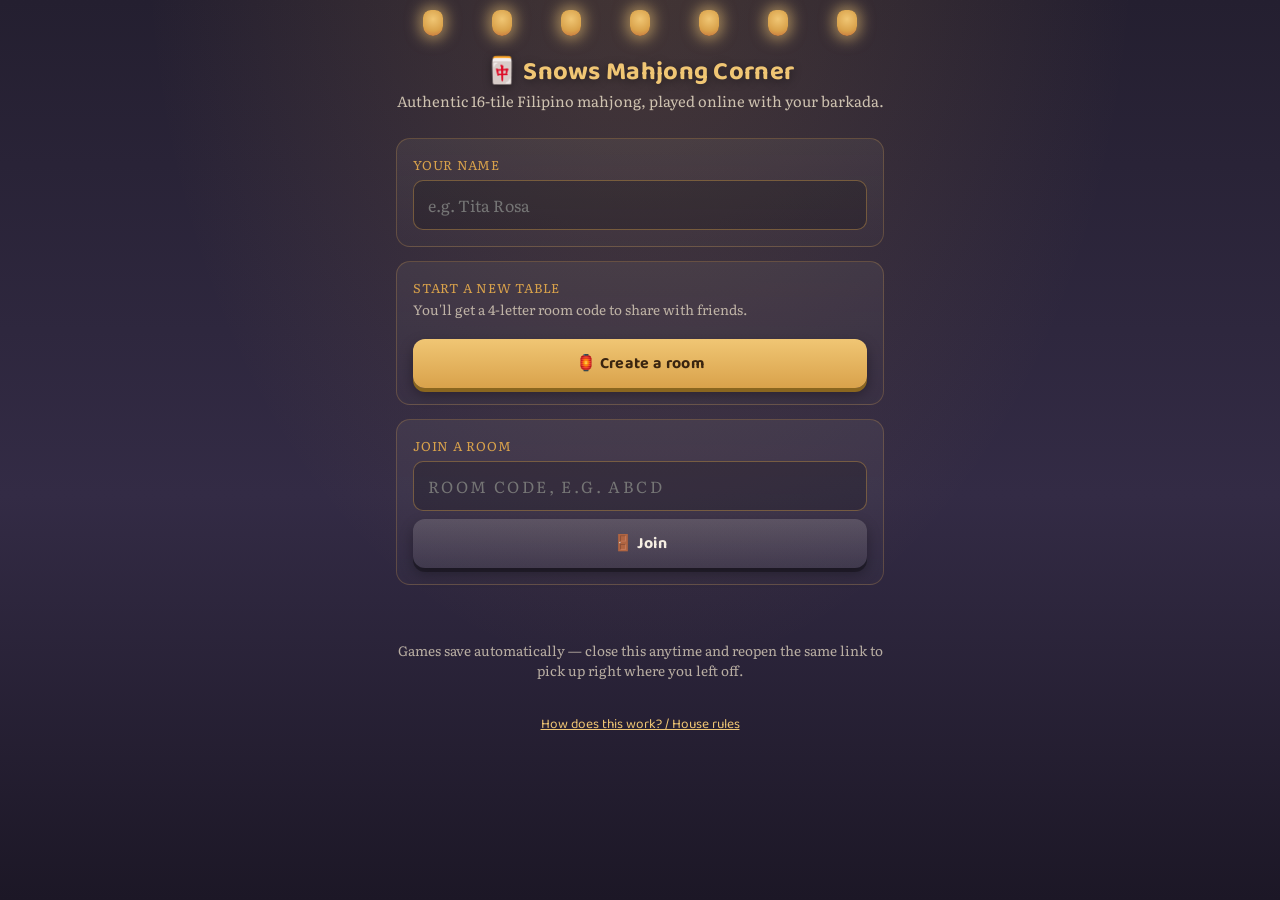
<file: index.html>
<!DOCTYPE html>
<html lang="en">
<head>
<meta charset="UTF-8">
<meta name="viewport" content="width=device-width, initial-scale=1.0, maximum-scale=1, user-scalable=no">
<title>Snows Mahjong Corner</title>
<link rel="preconnect" href="https://fonts.googleapis.com">
<link href="https://fonts.googleapis.com/css2?family=Baloo+2:wght@500;600;700;800&family=Literata:ital,wght@0,400;0,500;0,600;1,400&display=swap" rel="stylesheet">
<link rel="stylesheet" href="style.css">
</head>
<body>
<div id="app"></div>

<!-- Load order matters: each file uses globals defined by the ones before it. -->
<script src="mahjong-logic.js"></script>
<script src="storage.js"></script>
<script src="engine.js"></script>
<script src="render.js"></script>
<script src="app.js"></script>
</body>
</html>
</file>
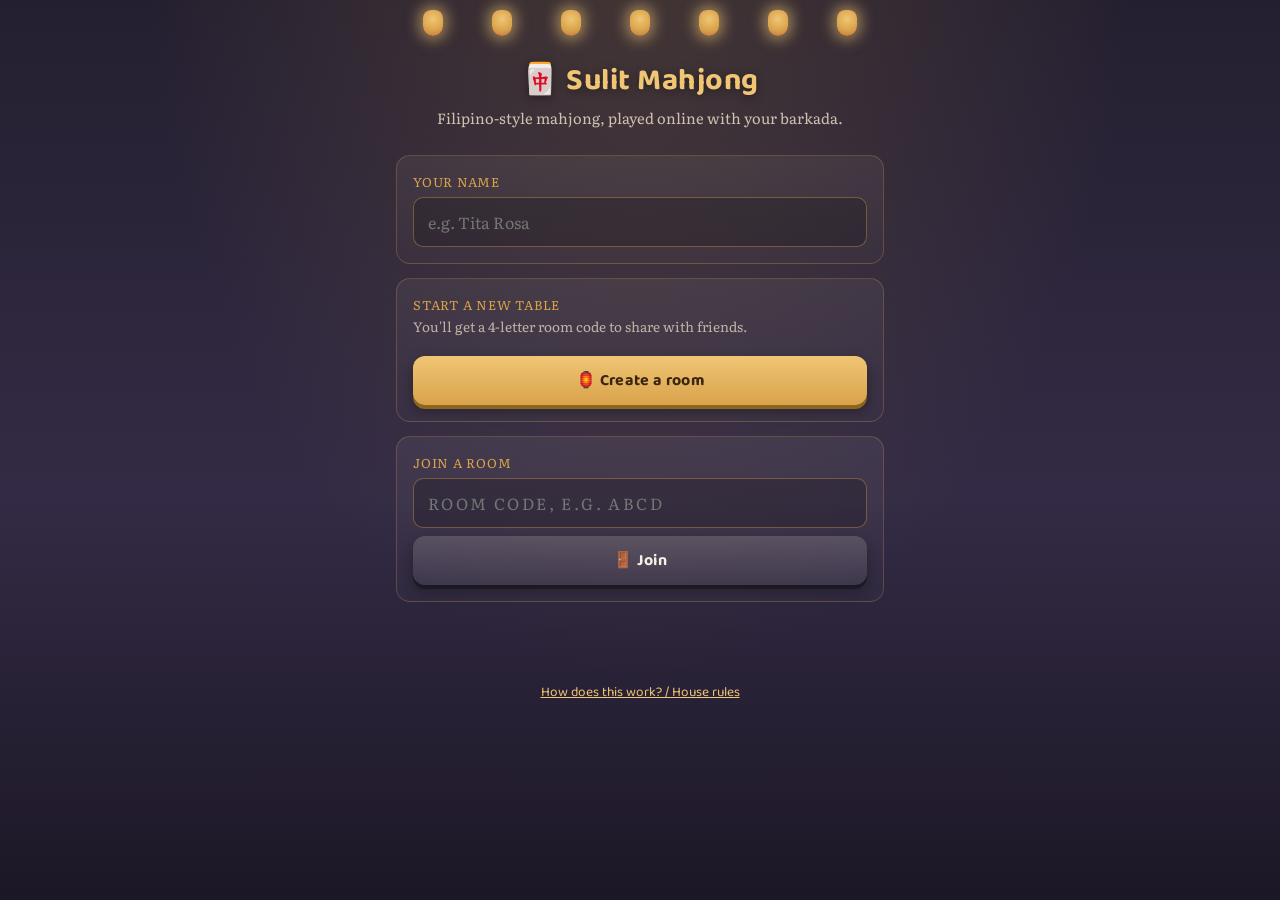
<file: sulit-mahjong.html>
<!DOCTYPE html>
<html lang="en">
<head>
<meta charset="UTF-8">
<meta name="viewport" content="width=device-width, initial-scale=1.0, maximum-scale=1, user-scalable=no">
<title>Sulit Mahjong</title>
<link rel="preconnect" href="https://fonts.googleapis.com">
<link href="https://fonts.googleapis.com/css2?family=Baloo+2:wght@500;600;700;800&family=Literata:ital,wght@0,400;0,500;0,600;1,400&display=swap" rel="stylesheet">
<style>
:root{
  --wood-deep:#5A3327;
  --wood-mid:#7A4A35;
  --wood-light:#9C6B47;
  --cream:#F6EFE3;
  --cream-dim:#E8DCC6;
  --ink:#2B2438;
  --night:#241F30;
  --night-2:#332B45;
  --gold:#D9A24B;
  --gold-bright:#F0C674;
  --jade:#5C7A5E;
  --jade-bright:#7FA37F;
  --ember:#B5482F;
  --ember-bright:#D8633F;
  --paper:#FBF6EC;
  --shadow:0 6px 18px rgba(20,14,8,0.45);
  --radius:14px;
  font-size:16px;
}
*{box-sizing:border-box;}
html,body{margin:0;padding:0;}
body{
  font-family:'Literata',serif;
  background:
    radial-gradient(ellipse at 50% -10%, rgba(217,162,75,0.18), transparent 55%),
    linear-gradient(180deg, var(--night) 0%, var(--night-2) 55%, #1c1726 100%);
  color:var(--cream);
  min-height:100vh;
  overflow-x:hidden;
}
h1,h2,h3,.display{font-family:'Baloo 2',cursive,sans-serif;}
button{font-family:'Baloo 2',cursive,sans-serif;cursor:pointer;border:none;}
#app{max-width:520px;margin:0 auto;min-height:100vh;display:flex;flex-direction:column;position:relative;}

/* ---------- lantern string ---------- */
.lanterns{display:flex;justify-content:space-around;padding:10px 18px 0;pointer-events:none;user-select:none;}
.lantern{width:20px;height:26px;border-radius:8px 8px 10px 10px;
  background:radial-gradient(circle at 50% 35%, var(--gold-bright), var(--gold) 60%, var(--ember) 130%);
  box-shadow:0 0 14px 4px rgba(240,198,116,0.55);
  animation:sway 3.4s ease-in-out infinite;
  transform-origin:top center;
}
.lantern:nth-child(odd){animation-delay:-1.2s;}
.lantern:nth-child(3n){animation-delay:-2s;}
@keyframes sway{0%,100%{transform:rotate(-4deg);}50%{transform:rotate(4deg);}}

/* ---------- generic layout ---------- */
.screen{flex:1;display:flex;flex-direction:column;padding:14px 16px 22px;animation:fadeIn .35s ease;}
@keyframes fadeIn{from{opacity:0;transform:translateY(6px);}to{opacity:1;transform:translateY(0);}}
.card{background:linear-gradient(180deg, rgba(251,246,236,0.06), rgba(251,246,236,0.02));
  border:1px solid rgba(217,162,75,0.25); border-radius:var(--radius); padding:16px; margin-bottom:14px;}
.title-row{display:flex;align-items:center;justify-content:space-between;margin-bottom:8px;}
h1.brand{font-size:1.9rem;margin:6px 0 2px;color:var(--gold-bright);text-shadow:0 2px 10px rgba(0,0,0,0.4);letter-spacing:.5px;}
.subtitle{color:var(--cream-dim);opacity:.85;font-size:.92rem;margin:0 0 18px;}
label{font-size:.8rem;text-transform:uppercase;letter-spacing:.06em;color:var(--gold);display:block;margin-bottom:6px;}
input[type=text]{
  width:100%;padding:12px 14px;border-radius:10px;border:1px solid rgba(217,162,75,0.4);
  background:rgba(0,0,0,0.18);color:var(--cream);font-family:'Literata',serif;font-size:1rem;
}
input[type=text]:focus{outline:2px solid var(--gold);}
.btn{
  display:inline-flex;align-items:center;justify-content:center;gap:6px;
  padding:12px 18px;border-radius:12px;font-weight:700;font-size:1rem;letter-spacing:.02em;
  background:linear-gradient(180deg, var(--gold-bright), var(--gold));color:#3a2510;
  box-shadow:0 4px 0 #8a661f, 0 6px 14px rgba(0,0,0,0.35);
  transition:transform .08s ease;
}
.btn:active{transform:translateY(3px);box-shadow:0 1px 0 #8a661f;}
.btn.secondary{background:linear-gradient(180deg, rgba(251,246,236,0.16), rgba(251,246,236,0.06));
  color:var(--cream);box-shadow:0 4px 0 rgba(0,0,0,0.3), 0 6px 14px rgba(0,0,0,0.3);}
.btn.ember{background:linear-gradient(180deg, var(--ember-bright), var(--ember));color:#2a0e06;
  box-shadow:0 4px 0 #6e2415,0 6px 14px rgba(0,0,0,0.35);}
.btn.jade{background:linear-gradient(180deg, var(--jade-bright), var(--jade));color:#10220f;
  box-shadow:0 4px 0 #2c3f2c,0 6px 14px rgba(0,0,0,0.35);}
.btn:disabled{opacity:.4;filter:grayscale(.4);box-shadow:none;transform:none;cursor:default;}
.btn-row{display:flex;gap:10px;flex-wrap:wrap;margin-top:10px;}
.pill{padding:4px 10px;border-radius:999px;background:rgba(217,162,75,0.18);border:1px solid rgba(217,162,75,.4);
  font-size:.75rem;color:var(--gold-bright);font-weight:600;}
.muted{color:var(--cream-dim);opacity:.75;font-size:.85rem;}
.center{text-align:center;}
.row{display:flex;align-items:center;gap:8px;}
.spacer{flex:1;}
.icon-btn{background:rgba(251,246,236,0.08);border:1px solid rgba(217,162,75,.3);border-radius:10px;
  color:var(--cream);width:38px;height:38px;display:flex;align-items:center;justify-content:center;font-size:1.1rem;}

/* ---------- seats / lobby ---------- */
.seat-grid{display:grid;grid-template-columns:1fr 1fr;gap:10px;margin:10px 0;}
.seat-card{border:1px solid rgba(217,162,75,.3);border-radius:12px;padding:10px;background:rgba(0,0,0,0.15);
  min-height:74px;display:flex;flex-direction:column;justify-content:center;gap:4px;position:relative;}
.seat-card.mine{border-color:var(--gold-bright);box-shadow:0 0 0 1px var(--gold-bright) inset;}
.seat-card.empty{opacity:.55;border-style:dashed;}
.seat-name{font-weight:700;font-family:'Baloo 2';font-size:.95rem;}
.seat-tag{font-size:.7rem;color:var(--gold);}
.seat-wind{position:absolute;top:8px;right:10px;font-size:1.3rem;opacity:.85;}

/* ---------- table ---------- */
.table-wrap{position:relative;flex:1;display:flex;flex-direction:column;}
.opponents-row{display:flex;justify-content:space-between;padding:4px 2px 8px;}
.opp{display:flex;flex-direction:column;align-items:center;gap:4px;min-width:64px;}
.opp .avatar{width:40px;height:40px;border-radius:50%;display:flex;align-items:center;justify-content:center;
  background:radial-gradient(circle at 35% 30%, var(--wood-light), var(--wood-deep));
  border:2px solid rgba(217,162,75,.5);font-family:'Baloo 2';font-weight:700;font-size:1.05rem;color:var(--gold-bright);}
.opp.turn .avatar{box-shadow:0 0 0 3px var(--gold-bright),0 0 16px 4px rgba(240,198,116,.6);}
.opp .nm{font-size:.72rem;color:var(--cream-dim);max-width:70px;overflow:hidden;text-overflow:ellipsis;white-space:nowrap;}
.opp .tilecount{display:flex;gap:2px;}
.opp .backtile{width:7px;height:11px;border-radius:2px;background:linear-gradient(180deg,var(--wood-light),var(--wood-deep));border:1px solid rgba(0,0,0,.4);}
.opp .meld-strip{display:flex;gap:2px;flex-wrap:wrap;justify-content:center;max-width:90px;}

.felt{
  flex:1;border-radius:20px;position:relative;margin:6px 0 10px;
  background:
    radial-gradient(ellipse at 50% 40%, rgba(240,198,116,0.16), transparent 60%),
    repeating-linear-gradient(45deg, rgba(0,0,0,0.06) 0 2px, transparent 2px 6px),
    linear-gradient(160deg, var(--wood-mid), var(--wood-deep) 70%);
  box-shadow:inset 0 0 40px rgba(0,0,0,.55), 0 8px 20px rgba(0,0,0,.4);
  padding:14px 10px;min-height:170px;display:flex;flex-direction:column;align-items:center;justify-content:center;
}
.wall-info{position:absolute;top:8px;left:12px;font-size:.72rem;color:var(--cream-dim);background:rgba(0,0,0,.3);
  padding:3px 8px;border-radius:999px;}
.dealer-info{position:absolute;top:8px;right:12px;font-size:.72rem;color:var(--gold-bright);background:rgba(0,0,0,.3);
  padding:3px 8px;border-radius:999px;}
.discard-grid{display:flex;flex-wrap:wrap;gap:4px;justify-content:center;max-width:380px;}
.discard-grid .tile{transform:scale(.82);}
.last-discard-ring{position:relative;}
.last-discard-ring::after{content:'';position:absolute;inset:-4px;border-radius:8px;border:2px solid var(--gold-bright);
  animation:pulse 1.1s ease-in-out infinite;}
@keyframes pulse{0%,100%{opacity:.9;}50%{opacity:.25;}}

/* ---------- tiles ---------- */
.tile{
  width:30px;height:42px;border-radius:6px;flex:0 0 auto;
  background:linear-gradient(180deg, var(--paper), var(--cream-dim));
  border:1px solid rgba(70,45,20,.4);
  box-shadow:0 2px 0 rgba(70,45,20,.5), 0 3px 6px rgba(0,0,0,.35), inset 0 0 0 1px rgba(255,255,255,.25);
  display:flex;align-items:center;justify-content:center;font-size:1.25rem;color:var(--ink);
  user-select:none; transition:transform .12s ease;
}
.tile.suit-C{color:#7a1f1f;}
.tile.suit-B{color:#1f5c33;}
.tile.suit-D{color:#1f3a6b;}
.tile.honor{color:#8a5a12;}
.tile.dragon-DR{color:#b5232f;}
.tile.dragon-DG{color:#1f6b3a;}
.tile.dragon-DW{color:#444;}
.tile.joker{color:#8a3a9c;background:linear-gradient(180deg,#fff7e8,#f3dfb0);}
.tile.back{
  background:linear-gradient(150deg, var(--wood-light), var(--wood-deep));
  border:1px solid rgba(0,0,0,.4);
}
.tile.big{width:38px;height:54px;font-size:1.6rem;}
.tile.selected{transform:translateY(-10px);box-shadow:0 0 0 2px var(--gold-bright), 0 8px 14px rgba(0,0,0,.4);}
.tile.passsel{transform:translateY(-10px);box-shadow:0 0 0 2px var(--ember-bright), 0 8px 14px rgba(0,0,0,.4);}
.tile.clickable{cursor:pointer;}
.tile.clickable:hover{transform:translateY(-4px);}
.meld-tiles{display:flex;gap:2px;}
.meld-tiles .tile{width:22px;height:30px;font-size:.95rem;}

.hand-dock{background:rgba(0,0,0,0.22);border-top:1px solid rgba(217,162,75,.25);border-radius:16px 16px 0 0;
  padding:10px 8px 6px;}
.my-melds{display:flex;gap:8px;justify-content:center;margin-bottom:6px;min-height:0;flex-wrap:wrap;}
.hand-row{display:flex;gap:4px;overflow-x:auto;padding:4px 2px 8px;justify-content:center;flex-wrap:wrap;}
.action-bar{display:flex;gap:8px;justify-content:center;flex-wrap:wrap;padding:4px 4px 2px;min-height:48px;}
.turn-banner{text-align:center;font-size:.85rem;color:var(--gold-bright);margin-bottom:2px;min-height:18px;}

/* ---------- modal ---------- */
.modal-bg{position:fixed;inset:0;background:rgba(10,7,14,.72);display:flex;align-items:center;justify-content:center;
  z-index:50;padding:18px;backdrop-filter:blur(2px);}
.modal{position:relative;background:linear-gradient(180deg,#352b46,#241f30);border:1px solid rgba(217,162,75,.35);
  border-radius:16px;padding:20px;max-width:440px;width:100%;max-height:85vh;overflow-y:auto;box-shadow:var(--shadow);}
.modal h2{color:var(--gold-bright);margin-top:0;}
.close-x{position:absolute;top:10px;right:14px;background:none;color:var(--cream);font-size:1.4rem;}
.toast{position:fixed;bottom:14px;left:50%;transform:translateX(-50%);background:rgba(20,16,26,.95);
  border:1px solid var(--gold);color:var(--cream);padding:10px 16px;border-radius:10px;font-size:.85rem;
  z-index:80;box-shadow:var(--shadow);max-width:90%;text-align:center;}
.score-table{width:100%;border-collapse:collapse;margin-top:8px;}
.score-table th,.score-table td{padding:6px 8px;text-align:left;border-bottom:1px solid rgba(217,162,75,.2);font-size:.9rem;}
.score-table th{color:var(--gold);font-weight:600;}
.bonus-tag{display:inline-block;background:rgba(127,163,127,.18);border:1px solid rgba(127,163,127,.5);
  color:var(--jade-bright);font-size:.7rem;padding:1px 6px;border-radius:6px;margin-right:4px;margin-top:3px;}
.howto-body h3{color:var(--gold-bright);margin-top:18px;margin-bottom:4px;}
.howto-body p, .howto-body li{font-size:.88rem;color:var(--cream-dim);line-height:1.5;}
.linkish{color:var(--gold-bright);text-decoration:underline;cursor:pointer;background:none;font-size:.85rem;}
@media (max-width:380px){
  .tile{width:26px;height:38px;font-size:1.1rem;}
}
</style>
</head>
<body>
<div id="app"></div>
<script>
/* =====================================================================
   SULIT MAHJONG — Filipino-style mahjong, playable online with friends.
   All shared game state lives in window.storage (shared:true) under
   the room code. Each browser/account also keeps a small personal
   profile (shared:false) so refreshing the page keeps your seat.
   NOTE: because there's no real backend, the full table state (incl.
   everyone's hands) is technically readable via devtools by anyone
   who opens this artifact — this trusts the people you share the
   room code with, the same way a real card table trusts whoever is
   sitting at it. Don't share your room code outside your group.
   ===================================================================== */

/* ---------------- core tile / deck logic ---------------- */
const SUITS = ['C','B','D'];
const WINDS = ['WE','WS','WW','WN'];
const DRAGONS = ['DR','DG','DW'];
const WIND_NAME = {WE:'East',WS:'South',WW:'West',WN:'North'};
const DRAGON_NAME = {DR:'Red Dragon',DG:'Green Dragon',DW:'White Dragon'};
const SUIT_NAME = {C:'Characters',B:'Bamboo',D:'Dots'};

const GLYPH = {
  C1:'\u{1F007}',C2:'\u{1F008}',C3:'\u{1F009}',C4:'\u{1F00A}',C5:'\u{1F00B}',
  C6:'\u{1F00C}',C7:'\u{1F00D}',C8:'\u{1F00E}',C9:'\u{1F00F}',
  B1:'\u{1F010}',B2:'\u{1F011}',B3:'\u{1F012}',B4:'\u{1F013}',B5:'\u{1F014}',
  B6:'\u{1F015}',B7:'\u{1F016}',B8:'\u{1F017}',B9:'\u{1F018}',
  D1:'\u{1F019}',D2:'\u{1F01A}',D3:'\u{1F01B}',D4:'\u{1F01C}',D5:'\u{1F01D}',
  D6:'\u{1F01E}',D7:'\u{1F01F}',D8:'\u{1F020}',D9:'\u{1F021}',
  WE:'\u{1F000}',WS:'\u{1F001}',WW:'\u{1F002}',WN:'\u{1F003}',
  DR:'\u{1F004}',DG:'\u{1F005}',DW:'\u{1F006}',
  JK:'\u{1F0CF}'
};

function buildDeck(){
  const deck=[];
  for(const s of SUITS) for(let r=1;r<=9;r++) for(let c=0;c<4;c++) deck.push(s+r);
  for(const w of WINDS) for(let c=0;c<4;c++) deck.push(w);
  for(const d of DRAGONS) for(let c=0;c<4;c++) deck.push(d);
  for(let c=0;c<8;c++) deck.push('JK');
  return deck;
}
function shuffle(arr){
  const a=arr.slice();
  for(let i=a.length-1;i>0;i--){const j=Math.floor(Math.random()*(i+1));[a[i],a[j]]=[a[j],a[i]];}
  return a;
}
function isJoker(t){return t==='JK';}
function isHonor(t){return WINDS.includes(t)||DRAGONS.includes(t);}
function isSuited(t){return !isJoker(t)&&!isHonor(t);}
function suitOf(t){return isSuited(t)?t[0]:null;}
function rankOf(t){return isSuited(t)?parseInt(t.slice(1),10):null;}
function countTiles(tiles){const m={};for(const t of tiles)m[t]=(m[t]||0)+1;return m;}
function tileLabel(t){
  if(isJoker(t)) return 'Joker';
  if(WINDS.includes(t)) return WIND_NAME[t]+' Wind';
  if(DRAGONS.includes(t)) return DRAGON_NAME[t];
  return SUIT_NAME[suitOf(t)]+' '+rankOf(t);
}
function sortHand(tiles){
  const order=t=>{
    if(isJoker(t))return [9,0];
    if(WINDS.includes(t))return [7,WINDS.indexOf(t)];
    if(DRAGONS.includes(t))return [8,DRAGONS.indexOf(t)];
    return [SUITS.indexOf(suitOf(t)),rankOf(t)];
  };
  return tiles.slice().sort((a,b)=>{
    const [oa,ra]=order(a),[ob,rb]=order(b);
    return oa!==ob?oa-ob:ra-rb;
  });
}

function canExtractMelds(counts,jokers,meldsNeeded){
  if(meldsNeeded===0) return jokers===0 && Object.values(counts).every(c=>c===0);
  const keys=Object.keys(counts).filter(k=>counts[k]>0).sort();
  if(keys.length===0) return false;
  const t=keys[0], have=counts[t];
  for(let use=Math.min(have,3);use>=1;use--){
    const need=3-use;
    if(need<=jokers){
      counts[t]-=use;
      const ok=canExtractMelds(counts,jokers-need,meldsNeeded-1);
      counts[t]+=use;
      if(ok) return true;
    }
    if(use<3) break;
  }
  if(isSuited(t)){
    const s=suitOf(t), r=rankOf(t);
    if(r<=7){
      const t2=s+(r+1), t3=s+(r+2);
      const have2=counts[t2]||0, have3=counts[t3]||0;
      let needJ=0;
      if(have2<1) needJ+=1; if(have3<1) needJ+=1;
      if(needJ<=jokers){
        counts[t]-=1;
        counts[t2]=(counts[t2]||0)-Math.min(1,have2);
        counts[t3]=(counts[t3]||0)-Math.min(1,have3);
        const ok=canExtractMelds(counts,jokers-needJ,meldsNeeded-1);
        counts[t]+=1;
        counts[t2]+=Math.min(1,have2);
        counts[t3]+=Math.min(1,have3);
        if(ok) return true;
      }
    }
  }
  return false;
}
function canExtractPungsOnly(counts,jokers,meldsNeeded){
  if(meldsNeeded===0) return jokers===0 && Object.values(counts).every(c=>c===0);
  const keys=Object.keys(counts).filter(k=>counts[k]>0).sort();
  if(keys.length===0) return false;
  const t=keys[0], have=counts[t], use=Math.min(have,3), need=3-use;
  if(need<=jokers){
    counts[t]-=use;
    const ok=canExtractPungsOnly(counts,jokers-need,meldsNeeded-1);
    counts[t]+=use;
    if(ok) return true;
  }
  return false;
}
function isWinningShape(concealedTiles,exposedMeldCount){
  const meldsNeeded=4-exposedMeldCount;
  const tiles=concealedTiles.slice();
  const jokerCount=tiles.filter(isJoker).length;
  const nonJokers=tiles.filter(t=>!isJoker(t));
  const counts=countTiles(nonJokers);
  if(exposedMeldCount===0 && jokerCount===0 && tiles.length===14){
    const c=countTiles(tiles); const vals=Object.values(c);
    if(vals.length===7 && vals.every(v=>v===2)) return {ok:true,special:'sevenPairs'};
  }
  const candidates=Object.keys(counts).filter(k=>counts[k]>=2);
  for(const p of candidates){
    counts[p]-=2;
    if(canExtractMelds(counts,jokerCount,meldsNeeded)){counts[p]+=2;return {ok:true,special:null};}
    counts[p]+=2;
  }
  return {ok:false};
}
function isAllPungsHand(concealedTiles,exposedMelds){
  if(exposedMelds.some(m=>m.type==='chow')) return false;
  const meldsNeeded=4-exposedMelds.length;
  const tiles=concealedTiles.slice();
  const jokerCount=tiles.filter(isJoker).length;
  const counts=countTiles(tiles.filter(t=>!isJoker(t)));
  const candidates=Object.keys(counts).filter(k=>counts[k]>=2);
  for(const p of candidates){
    counts[p]-=2;
    const ok=canExtractPungsOnly(counts,jokerCount,meldsNeeded);
    counts[p]+=2;
    if(ok) return true;
  }
  return false;
}
function isAllOneSuitHand(concealedTiles,exposedMelds){
  const all=concealedTiles.concat(...exposedMelds.map(m=>m.tiles));
  const real=all.filter(t=>!isJoker(t));
  if(real.some(isHonor)) return false;
  const suits=new Set(real.map(suitOf));
  return suits.size===1;
}
</script>
<script>
/* ---------------- constants ---------------- */
const POLL_MS = 1800;
const CLAIM_WINDOW_MS = 9000;
const DEAD_WALL_SIZE = 14; // tiles held back at the back of the wall; when the draw pointer
                           // reaches them the hand ends in a draw (no winner)

/* ---------------- storage helpers ---------------- */
async function storageGet(key, shared){
  try{ const r = await window.storage.get(key, !!shared); return r ? r.value : null; }
  catch(e){ return null; }
}
async function storageSet(key, value, shared){
  try{ return await window.storage.set(key, value, !!shared); }
  catch(e){ console.error('storage set failed', e); return null; }
}

function roomKey(code){ return 'room:'+code; }

async function getRoom(code){
  const raw = await storageGet(roomKey(code), true);
  if(!raw) return null;
  try{ return JSON.parse(raw); }catch(e){ return null; }
}
async function putRoom(room){
  return await storageSet(roomKey(room.code), JSON.stringify(room), true);
}

// Read-modify-write with a small optimistic-concurrency retry loop.
// updateFn(draft) mutates draft in place and returns true to write it, or false to abort.
async function updateRoom(code, updateFn){
  for(let attempt=0; attempt<8; attempt++){
    const room = await getRoom(code);
    if(!room) return null;
    const proceed = updateFn(room);
    if(!proceed) return room;
    room.version = (room.version||0) + 1;
    room.updatedAt = Date.now();
    const tok = Math.random().toString(36).slice(2) + '_' + Date.now();
    room._tok = tok;
    await putRoom(room);
    // brief re-read to confirm OUR write is still the latest value — a concurrent writer
    // could have raced us and overwritten it (even with the same version number), so we
    // check our unique write token rather than the version number alone.
    await new Promise(r=>setTimeout(r, 70 + Math.random()*60));
    const check = await getRoom(code);
    if(check && check._tok === tok) return check;
    // someone else won the race — loop and retry the whole read-modify-write against fresh state
  }
  return await getRoom(code);
}

/* ---------------- personal profile (per browser/account, not shared) ---------------- */
let PROFILE = null;
async function loadProfile(){
  const raw = await storageGet('profile', false);
  if(raw){ try{ PROFILE = JSON.parse(raw); }catch(e){ PROFILE=null; } }
  if(!PROFILE){
    PROFILE = { id: 'p_'+Math.random().toString(36).slice(2,10)+Date.now().toString(36), name:'' };
    await storageSet('profile', JSON.stringify(PROFILE), false);
  }
  return PROFILE;
}
async function saveProfile(){ await storageSet('profile', JSON.stringify(PROFILE), false); }

function randomRoomCode(){
  const letters='ABCDEFGHJKLMNPQRSTUVWXYZ';
  let s=''; for(let i=0;i<4;i++) s+=letters[Math.floor(Math.random()*letters.length)];
  return s;
}

/* ---------------- room model ---------------- */
function freshRoom(code, hostId){
  return {
    code, version:0, createdAt:Date.now(), updatedAt:Date.now(),
    hostId,
    phase:'lobby', // lobby | pass | play | handEnd | matchEnd
    seats:[null,null,null,null], // {id,name,isBot,connected}
    dealerSeat:0, handNumber:0,
    scores:[0,0,0,0],
    deck:[], deckPos:0, deadWallPos:0,
    hands:[[],[],[],[]],
    melds:[[],[],[],[]],
    discardPile:[],
    turnSeat:0, turnPhase:'draw',
    pendingDiscard:null,
    passPhase:null,
    lastHandResult:null,
    log:[]
  };
}
function pushLog(room, msg){
  room.log.push(msg);
  if(room.log.length>40) room.log.splice(0, room.log.length-40);
}
function mySeatIndex(room){
  if(!room) return -1;
  return room.seats.findIndex(s=>s && s.id===PROFILE.id);
}
</script>
<script>
/* ---------------- claim eligibility ---------------- */
function jokerCountIn(tiles){ return tiles.filter(isJoker).length; }

function eligiblePong(hand, tile){
  const nonJ = hand.filter(t=>t===tile).length;
  const jk = jokerCountIn(hand);
  const need = 2 - nonJ;
  return need>=0 && need<=jk;
}
function eligibleKong(hand, tile){
  const nonJ = hand.filter(t=>t===tile).length;
  const jk = jokerCountIn(hand);
  const need = 3 - nonJ;
  return need>=0 && need<=jk;
}
function eligibleChowRuns(hand, tile){
  // returns array of the up-to-3 possible run shapes (as the two OTHER tiles needed),
  // each entry: {need:[tileId,tileId]} where a tileId might be satisfied by a joker
  if(!isSuited(tile)) return [];
  const s=suitOf(tile), r=rankOf(tile);
  const shapes=[];
  if(r>=3) shapes.push([s+(r-2), s+(r-1)]);          // tile is the highest of the run
  if(r>=2 && r<=8) shapes.push([s+(r-1), s+(r+1)]);   // tile is the middle
  if(r<=7) shapes.push([s+(r+1), s+(r+2)]);           // tile is the lowest
  const jk = jokerCountIn(hand);
  const counts = countTiles(hand);
  const usable=[];
  for(const pair of shapes){
    let need=0;
    for(const need_t of pair){ if((counts[need_t]||0)<1) need++; }
    if(need<=jk) usable.push(pair);
  }
  return usable;
}
function computeEligibleClaims(room, discardSeat, tile){
  const out = {}; // seat -> array of claim types available
  for(let seat=0; seat<4; seat++){
    if(seat===discardSeat) continue;
    if(!room.seats[seat]) continue;
    const hand = room.hands[seat];
    const types = [];
    const winCheck = isWinningShape(hand.concat([tile]), room.melds[seat].length);
    if(winCheck.ok) types.push('win');
    if(eligibleKong(hand, tile)) types.push('kong');
    if(eligiblePong(hand, tile)) types.push('pong');
    if(seat === (discardSeat+1)%4 && eligibleChowRuns(hand, tile).length>0) types.push('chow');
    if(types.length) out[seat]=types;
  }
  return out;
}

/* ---------------- scoring ---------------- */
// Returns {base, doubles, labels:[...], totalEach:{}} style breakdown for a finished hand.
function scoreHand(room, winnerSeat, winTile, wonBy /* 'self'|'discard' */, discarderSeat){
  const hand = room.hands[winnerSeat];
  const melds = room.melds[winnerSeat];
  const allTiles = hand.concat(winTile?[winTile]:[]);
  const shape = isWinningShape(allTiles, melds.length);
  let doubles = 0;
  const labels = [];
  if(shape.special==='sevenPairs'){ doubles += 2; labels.push('Seven Pairs'); }
  if(isAllPungsHand(allTiles, melds)){ doubles += 1; labels.push('All Pungs/Kongs'); }
  if(isAllOneSuitHand(allTiles, melds)){ doubles += 1; labels.push('One Suit Flush'); }
  if(melds.some(m=>m.type==='kong')){ doubles += melds.filter(m=>m.type==='kong').length; labels.push('Kong Bonus'); }
  if(wonBy==='self'){ doubles += 1; labels.push('Self-Drawn'); }
  const base = 1;
  const points = base * Math.pow(2, doubles);
  return { base, doubles, labels, points };
}
</script>
<script>
/* ================= GAME ENGINE (pure mutations on a room draft) ================= */

function drawPointerExhausted(room){ return room.deckPos >= room.deck.length - DEAD_WALL_SIZE; }

function dealNewHand(room){
  room.deck = shuffle(buildDeck());
  let pos = 0;
  for(let seat=0; seat<4; seat++){ room.hands[seat] = room.deck.slice(pos, pos+13); pos += 13; }
  room.deckPos = pos;
  const dealerExtra = room.deck[room.deckPos]; room.deckPos++;
  room.hands[room.dealerSeat].push(dealerExtra);
  room.melds = [[],[],[],[]];
  room.discardPile = [];
  room.pendingDiscard = null;
  room.lastHandResult = null;
  room.handNumber++;
  room.phase = 'pass';
  room.passPhase = { submitted:{} };
  room.turnSeat = room.dealerSeat;
  room.turnPhase = 'discard';
  pushLog(room, 'Hand '+room.handNumber+' dealt — '+seatName(room,room.dealerSeat)+' is dealer.');
}
function seatName(room, seat){ return room.seats[seat] ? room.seats[seat].name : '???'; }

function actionCreateRoom_(room){ return true; } // room created fresh, nothing else to mutate

function actionJoinSeat(room, seatIdx, profile){
  if(room.phase!=='lobby') return false;
  if(room.seats[seatIdx] && room.seats[seatIdx].id!==profile.id && !room.seats[seatIdx].isBot) return false;
  for(let i=0;i<4;i++){ if(room.seats[i] && room.seats[i].id===profile.id) room.seats[i]=null; }
  room.seats[seatIdx] = { id:profile.id, name:profile.name||'Player', isBot:false, connected:true };
  return true;
}
function actionLeaveSeat(room, profileId){
  if(room.phase!=='lobby') return false;
  let changed=false;
  for(let i=0;i<4;i++){ if(room.seats[i] && room.seats[i].id===profileId){ room.seats[i]=null; changed=true; } }
  return changed;
}
function actionAddBot(room, seatIdx, hostId){
  if(room.hostId!==hostId || room.phase!=='lobby') return false;
  if(room.seats[seatIdx]) return false; // already occupied — idempotent no-op, never overwrite
  room.seats[seatIdx] = { id:'bot_'+seatIdx+'_'+Math.random().toString(36).slice(2,6), name: ['Lola Bot','Tito Bot','Ate Bot','Kuya Bot'][seatIdx], isBot:true, connected:true };
  return true;
}
function actionRemoveBot(room, seatIdx, hostId){
  if(room.hostId!==hostId || room.phase!=='lobby') return false;
  if(!room.seats[seatIdx] || !room.seats[seatIdx].isBot) return false; // already empty/human — idempotent no-op
  room.seats[seatIdx] = null;
  return true;
}
function actionKickSeat(room, seatIdx, hostId){
  if(room.hostId!==hostId || room.phase!=='lobby') return false;
  if(!room.seats[seatIdx]) return false;
  room.seats[seatIdx] = null;
  return true;
}
function actionStartMatch(room, hostId){
  if(room.hostId!==hostId) return false;
  if(room.phase!=='lobby') return false;
  if(room.seats.some(s=>!s)) return false;
  room.dealerSeat = 0;
  room.scores = [0,0,0,0];
  room.handNumber = 0;
  dealNewHand(room);
  return true;
}

function actionSubmitPass(room, seat, tiles3){
  if(room.phase!=='pass') return false;
  if(!room.passPhase || room.passPhase.submitted[seat]) return false;
  const hand = room.hands[seat].slice();
  for(const t of tiles3){ const idx=hand.indexOf(t); if(idx<0) return false; hand.splice(idx,1); }
  if(tiles3.length!==3) return false;
  room.passPhase.submitted[seat] = tiles3.slice();
  const allIn = [0,1,2,3].every(s=>room.passPhase.submitted[s]);
  if(allIn){
    for(let s=0;s<4;s++){
      const chosen = room.passPhase.submitted[s];
      for(const t of chosen){ const idx=room.hands[s].indexOf(t); if(idx>=0) room.hands[s].splice(idx,1); }
    }
    for(let s=0;s<4;s++){
      const target=(s+1)%4;
      room.hands[target] = room.hands[target].concat(room.passPhase.submitted[s]);
    }
    room.passPhase = null;
    room.phase = 'play';
    room.turnSeat = room.dealerSeat;
    room.turnPhase = 'discard';
    pushLog(room, 'Tiles passed to the right — '+seatName(room,room.dealerSeat)+' leads.');
  }
  return true;
}

function advanceTurnAfterDiscard(room, fromSeat){
  room.pendingDiscard = null;
  if(drawPointerExhausted(room)){ endHandDraw(room); return; }
  room.turnSeat = (fromSeat+1)%4;
  room.turnPhase = 'draw';
}
function endHandDraw(room){
  room.phase = 'handEnd';
  room.pendingDiscard = null;
  room.lastHandResult = { draw:true };
  pushLog(room, 'The wall ran dry — no winner this hand.');
}

function actionDiscard(room, seat, tile){
  if(room.phase!=='play' || room.turnSeat!==seat || room.turnPhase!=='discard') return false;
  const idx = room.hands[seat].indexOf(tile);
  if(idx<0) return false;
  room.hands[seat].splice(idx,1);
  room.discardPile.push({tile, seat});
  const elig = computeEligibleClaims(room, seat, tile);
  if(Object.keys(elig).length>0){
    room.pendingDiscard = { tile, seat, eligible:elig, responses:{}, deadline: Date.now()+CLAIM_WINDOW_MS };
    room.turnPhase = 'claim';
  } else {
    advanceTurnAfterDiscard(room, seat);
  }
  pushLog(room, seatName(room,seat)+' discarded '+tileLabel(tile)+'.');
  return true;
}
function actionDraw(room, seat){
  if(room.phase!=='play' || room.turnSeat!==seat || room.turnPhase!=='draw') return false;
  if(drawPointerExhausted(room)){ endHandDraw(room); return true; }
  const tile = room.deck[room.deckPos]; room.deckPos++;
  room.hands[seat].push(tile);
  room.turnPhase = 'discard';
  return true;
}
function actionDeclareSelfWin(room, seat){
  if(room.phase!=='play' || room.turnSeat!==seat || room.turnPhase!=='discard') return false;
  const check = isWinningShape(room.hands[seat], room.melds[seat].length);
  if(!check.ok) return false;
  finalizeWin(room, seat, null, 'self', null);
  return true;
}
function actionDeclarePopEye(room, seat){
  if(room.phase!=='play' || room.turnSeat!==seat) return false;
  if(jokerCountIn(room.hands[seat])<4) return false;
  room.phase = 'handEnd';
  room.pendingDiscard = null;
  const pts = 2;
  for(let s=0;s<4;s++){ if(s!==seat) room.scores[s]-=pts; }
  room.scores[seat]+= pts*3;
  room.lastHandResult = { popEye:true, winnerSeat:seat };
  room.dealerSeat = seat;
  pushLog(room, seatName(room,seat)+' grabbed all four Jokers — Pop-Eye instant win!');
  return true;
}
function finalizeWin(room, winnerSeat, winTile, wonBy, discarderSeat){
  const score = scoreHand(room, winnerSeat, winTile, wonBy, discarderSeat);
  if(wonBy==='self'){
    for(let s=0;s<4;s++){ if(s!==winnerSeat){ room.scores[s]-=score.points*2; room.scores[winnerSeat]+=score.points*2; } }
  } else {
    for(let s=0;s<4;s++){
      if(s===winnerSeat) continue;
      const pay = (s===discarderSeat)? score.points*2 : score.points;
      room.scores[s]-=pay; room.scores[winnerSeat]+=pay;
    }
  }
  room.phase = 'handEnd';
  room.pendingDiscard = null;
  room.lastHandResult = { draw:false, winnerSeat, winTile, wonBy, discarderSeat, score,
    hand: room.hands[winnerSeat].concat(winTile?[winTile]:[]), melds: room.melds[winnerSeat] };
  pushLog(room, seatName(room,winnerSeat)+' wins (+'+score.points+' pts: '+score.labels.join(', ')+')');
  room.dealerSeat = winnerSeat;
}

function applyMeldClaim(room, seat, type, tile, fromSeat){
  const hand = room.hands[seat];
  if(type==='pong' || type==='kong'){
    const need = type==='pong' ? 2 : 3;
    let tilesUsed = [];
    let real = hand.filter(t=>t===tile).length;
    let useReal = Math.min(real, need);
    for(let i=0;i<useReal;i++){ const idx=hand.indexOf(tile); hand.splice(idx,1); tilesUsed.push(tile); }
    let stillNeed = need - useReal;
    for(let i=0;i<stillNeed;i++){ const idx=hand.indexOf('JK'); if(idx<0) break; hand.splice(idx,1); tilesUsed.push('JK'); }
    tilesUsed.push(tile);
    room.melds[seat].push({ type, tiles: tilesUsed, fromSeat });
  } else if(type==='chow'){
    const runs = eligibleChowRuns(hand, tile);
    if(!runs.length) return;
    const pick = runs[0];
    let used = [tile];
    for(const needT of pick){
      if(hand.includes(needT)){ const idx=hand.indexOf(needT); hand.splice(idx,1); used.push(needT); }
      else { const idx=hand.indexOf('JK'); if(idx<0) continue; hand.splice(idx,1); used.push('JK'); }
    }
    room.melds[seat].push({ type:'chow', tiles: used, fromSeat });
  }
  room.turnSeat = seat;
  room.turnPhase = 'discard';
  pushLog(room, seatName(room,seat)+' called '+type+' on '+tileLabel(tile)+'.');
  if(type==='kong'){
    if(!drawPointerExhausted(room)){
      const repl = room.deck[room.deckPos]; room.deckPos++;
      room.hands[seat].push(repl);
    }
    for(let s=0;s<4;s++){ if(s!==seat){ room.scores[s]-=1; room.scores[seat]+=1; } }
  }
}

function pickClosestToDiscarder(arr, discardSeat){
  return arr.reduce((best,c)=>{
    const dist = (c.seat - discardSeat - 1 + 4)%4;
    const bestDist = (best.seat - discardSeat - 1 + 4)%4;
    return dist < bestDist ? c : best;
  });
}
function resolveClaimWindowIfReady(room){
  const pd = room.pendingDiscard;
  if(!pd) return false;
  const eligibleSeats = Object.keys(pd.eligible).map(Number);
  const allResponded = eligibleSeats.every(s => pd.responses[s] !== undefined);
  const timeUp = Date.now() >= pd.deadline;
  if(!allResponded && !timeUp) return false;
  room.pendingDiscard = null; // detach now — everything below uses the captured `pd`, not room.pendingDiscard
  const claims = eligibleSeats.filter(s => pd.responses[s] && pd.responses[s]!=='pass')
    .map(s => ({ seat:s, type: pd.responses[s] }));
  const winners = claims.filter(c=>c.type==='win');
  if(winners.length){
    const w = pickClosestToDiscarder(winners, pd.seat);
    room.discardPile.pop();
    finalizeWin(room, w.seat, pd.tile, 'discard', pd.seat);
    return true;
  }
  const kongs = claims.filter(c=>c.type==='kong');
  const pongs = claims.filter(c=>c.type==='pong');
  const chows = claims.filter(c=>c.type==='chow');
  let chosen = null;
  if(kongs.length) chosen = pickClosestToDiscarder(kongs, pd.seat);
  else if(pongs.length) chosen = pickClosestToDiscarder(pongs, pd.seat);
  else if(chows.length) chosen = chows[0];
  if(chosen){
    room.discardPile.pop();
    applyMeldClaim(room, chosen.seat, chosen.type, pd.tile, pd.seat);
    return true;
  }
  advanceTurnAfterDiscard(room, pd.seat);
  return true;
}
function actionClaim(room, seat, type){
  if(room.phase!=='play' || room.turnPhase!=='claim' || !room.pendingDiscard) return false;
  const pd = room.pendingDiscard;
  if(!pd.eligible[seat]) return false;
  if(pd.responses[seat]!==undefined) return false;
  if(type!=='pass' && !pd.eligible[seat].includes(type)) return false;
  pd.responses[seat] = type;
  resolveClaimWindowIfReady(room);
  return true;
}
function actionForceResolveClaim(room){
  if(!room.pendingDiscard) return false;
  if(Date.now() < room.pendingDiscard.deadline) return false;
  return resolveClaimWindowIfReady(room);
}
function myAvailableConcealedKongs(room, seat){
  const hand = room.hands[seat];
  const counts = countTiles(hand.filter(t=>!isJoker(t)));
  const out = new Set();
  for(const t of Object.keys(counts)){ if(counts[t]>=4) out.add(t); }
  for(const m of room.melds[seat]){
    if(m.type==='pong'){
      const matchTile = m.tiles.find(t=>!isJoker(t));
      if(matchTile && hand.includes(matchTile)) out.add(matchTile);
    }
  }
  return Array.from(out);
}
function actionDeclareKongFromHand(room, seat, tile){
  if(room.phase!=='play' || room.turnSeat!==seat || room.turnPhase!=='discard') return false;
  const hand = room.hands[seat];
  const count = hand.filter(t=>t===tile).length;
  if(count>=4){
    for(let i=0;i<4;i++){ const idx=hand.indexOf(tile); hand.splice(idx,1); }
    room.melds[seat].push({ type:'kong', tiles:[tile,tile,tile,tile], concealed:true });
  } else {
    const pungIdx = room.melds[seat].findIndex(m=>m.type==='pong' && m.tiles.filter(t=>!isJoker(t)).every(t=>t===tile));
    const idx = hand.indexOf(tile);
    if(pungIdx<0 || idx<0) return false;
    hand.splice(idx,1);
    const old = room.melds[seat][pungIdx];
    room.melds[seat][pungIdx] = { type:'kong', tiles: old.tiles.concat([tile]), upgraded:true };
  }
  if(drawPointerExhausted(room)){ endHandDraw(room); return true; }
  const repl = room.deck[room.deckPos]; room.deckPos++;
  room.hands[seat].push(repl);
  for(let s=0;s<4;s++){ if(s!==seat){ room.scores[s]-=1; room.scores[seat]+=1; } }
  pushLog(room, seatName(room,seat)+' declared a concealed Kong.');
  return true;
}
function actionNextHand(room){
  if(room.phase!=='handEnd') return false;
  dealNewHand(room);
  return true;
}
function actionEndMatch(room){
  room.phase = 'matchEnd';
  return true;
}
function actionBackToLobby(room){
  const seats = room.seats;
  Object.assign(room, freshRoom(room.code, room.hostId));
  room.seats = seats;
  return true;
}

/* ---------------- bot heuristics ---------------- */
function botChoosePassTiles(hand){
  const counts = countTiles(hand);
  const scored = hand.map((t,i)=>{
    let score=0;
    if(isJoker(t)) score-=99;
    else if(isHonor(t)){ score+=3; if(counts[t]>=2) score-=4; }
    else {
      const s=suitOf(t), r=rankOf(t);
      if(counts[t]>=2) score-=4;
      const hasNeighbor = hand.includes(s+(r-1)) || hand.includes(s+(r+1));
      if(!hasNeighbor) score+=2;
      if(r===1||r===9) score+=1;
    }
    return {t,i,score};
  });
  scored.sort((a,b)=>b.score-a.score);
  return scored.slice(0,3).map(x=>x.t);
}
function botChooseDiscard(hand){
  const counts = countTiles(hand);
  const nonJoker = hand.filter(t=>!isJoker(t));
  const pool = nonJoker.length ? nonJoker : hand;
  const scored = pool.map(t=>{
    let score=0;
    if(counts[t]>=2) score-=5;
    if(isHonor(t)) score+=2;
    if(isSuited(t)){
      const s=suitOf(t), r=rankOf(t);
      if(hand.includes(s+(r-1)) || hand.includes(s+(r+1))) score-=2;
      if(hand.includes(s+(r-2)) || hand.includes(s+(r+2))) score-=1;
    }
    return {t,score};
  });
  scored.sort((a,b)=>b.score-a.score);
  return scored[0].t;
}
function botClaimDecision(types){
  if(types.includes('win')) return 'win';
  if(types.includes('kong') && Math.random()<0.5) return 'kong';
  if(types.includes('pong') && Math.random()<0.5) return 'pong';
  if(types.includes('chow') && Math.random()<0.3) return 'chow';
  return 'pass';
}
</script>
<script>
/* ================= RENDERING ================= */
let STATE = {
  screen: 'home',     // 'home' | 'room'
  roomCode: null,
  room: null,
  selectedDiscardIdx: null,
  selectedPassIdx: [],
  showHowTo: false,
  busy: false,
};

function tileNode(tile, opts){
  opts = opts || {};
  const cls = ['tile'];
  if(opts.big) cls.push('big');
  if(opts.back) cls.push('back');
  if(opts.clickable) cls.push('clickable');
  if(opts.selected) cls.push('selected');
  if(opts.passsel) cls.push('passsel');
  if(!opts.back){
    if(isJoker(tile)) cls.push('joker');
    else if(WINDS.includes(tile)||DRAGONS.includes(tile)) {
      cls.push('honor');
      if(DRAGONS.includes(tile)) cls.push('dragon-'+tile);
    }
    else cls.push('suit-'+suitOf(tile));
  }
  const glyph = opts.back ? '' : (GLYPH[tile]||'?');
  const dataAttrs = opts.action ? ` data-action="${opts.action}" data-tile="${tile}"${opts.extra||''}` : '';
  return `<div class="${cls.join(' ')}" title="${opts.back?'':tileLabel(tile)}"${dataAttrs}>${glyph}</div>`;
}
function meldNode(meld){
  return `<div class="meld-tiles">${meld.tiles.map(t=>tileNode(t,{})).join('')}</div>`;
}
function backTilesRow(n){
  let s='<div class="tilecount">';
  for(let i=0;i<Math.min(n,14);i++) s += '<div class="backtile"></div>';
  s += '</div>';
  return s;
}

function escapeHtml(s){
  return String(s).replace(/[&<>"']/g, c => ({'&':'&amp;','<':'&lt;','>':'&gt;','"':'&quot;',"'":'&#39;'}[c]));
}

function renderApp(){
  const app = document.getElementById('app');
  if(STATE.screen==='home'){
    app.innerHTML = renderHome();
  } else if(!STATE.room){
    app.innerHTML = `<div class="screen center" style="justify-content:center;flex:1;"><p class="muted">Loading room…</p></div>`;
  } else if(STATE.room.phase==='lobby'){
    app.innerHTML = renderLanterns() + renderLobby(STATE.room);
  } else {
    app.innerHTML = renderLanterns() + renderGame(STATE.room);
  }
  if(STATE.showHowTo) app.insertAdjacentHTML('beforeend', renderHowTo());
}

function renderLanterns(){
  return `<div class="lanterns">${Array.from({length:7}).map(()=>'<div class="lantern"></div>').join('')}</div>`;
}

function renderHome(){
  return `
  ${renderLanterns()}
  <div class="screen">
    <div class="center" style="margin-bottom:8px;">
      <h1 class="brand">🀄 Sulit Mahjong</h1>
      <p class="subtitle">Filipino-style mahjong, played online with your barkada.</p>
    </div>
    <div class="card">
      <label for="nameInput">Your name</label>
      <input id="nameInput" type="text" maxlength="18" placeholder="e.g. Tita Rosa" value="${escapeHtml(PROFILE.name||'')}">
    </div>
    <div class="card">
      <label>Start a new table</label>
      <p class="muted" style="margin-top:-4px;">You'll get a 4-letter room code to share with friends.</p>
      <button class="btn" data-action="createRoom" style="width:100%;margin-top:6px;">🏮 Create a room</button>
    </div>
    <div class="card">
      <label for="joinCodeInput">Join a room</label>
      <input id="joinCodeInput" type="text" maxlength="4" placeholder="Room code, e.g. ABCD" style="text-transform:uppercase;letter-spacing:.15em;">
      <button class="btn secondary" data-action="joinRoom" style="width:100%;margin-top:8px;">🚪 Join</button>
    </div>
    <p id="homeError" class="muted center" style="color:#e08a6f;min-height:18px;"></p>
    <p class="center"><button class="linkish" data-action="toggleHowTo">How does this work? / House rules</button></p>
  </div>`;
}
</script>
<script>
function renderLobby(room){
  const my = mySeatIndex(room);
  const isHost = room.hostId === PROFILE.id;
  const seatsHtml = room.seats.map((s,i)=>{
    const windLabel = ['East','South','West','North'][i];
    if(!s){
      return `<div class="seat-card empty">
        <span class="seat-wind">${windLabel[0]}</span>
        <div class="seat-name muted">Open seat</div>
        <div class="btn-row">
          <button class="btn jade" style="padding:6px 10px;font-size:.8rem;" data-action="joinSeat" data-seat="${i}">Sit here</button>
          ${isHost?`<button class="btn secondary" style="padding:6px 10px;font-size:.8rem;" data-action="addBot" data-seat="${i}">+ Bot</button>`:''}
        </div>
      </div>`;
    }
    const mine = s.id===PROFILE.id;
    return `<div class="seat-card ${mine?'mine':''}">
      <span class="seat-wind">${windLabel[0]}</span>
      <div class="seat-name">${escapeHtml(s.name)}${s.isBot?' 🤖':''}${mine?' (you)':''}</div>
      <div class="seat-tag">${windLabel} ${room.hostId===s.id?'· Host':''}</div>
      <div class="btn-row">
        ${mine?`<button class="btn secondary" style="padding:5px 9px;font-size:.75rem;" data-action="leaveSeat">Leave</button>`:''}
        ${(isHost && s.isBot)?`<button class="btn secondary" style="padding:5px 9px;font-size:.75rem;" data-action="removeBot" data-seat="${i}">Remove bot</button>`:''}
        ${(isHost && !mine && !s.isBot)?`<button class="btn ember" style="padding:5px 9px;font-size:.75rem;" data-action="kickSeat" data-seat="${i}">Kick</button>`:''}
      </div>
    </div>`;
  }).join('');

  const filled = room.seats.every(s=>s);
  return `
  <div class="screen">
    <div class="title-row">
      <h1 class="brand" style="font-size:1.5rem;margin:0;">🏮 Room ${room.code}</h1>
      <button class="icon-btn" data-action="copyCode" title="Copy room code">📋</button>
    </div>
    <p class="muted">Share this code so your friends can join: <span class="pill">${room.code}</span></p>
    <div class="seat-grid">${seatsHtml}</div>
    <div class="btn-row" style="margin-top:6px;">
      ${isHost?`<button class="btn" style="flex:1;" data-action="startMatch" ${filled?'':'disabled'}>🀄 Start the game</button>`:`<p class="muted">Waiting for the host to start…</p>`}
    </div>
    ${!filled?'<p class="muted center" style="margin-top:6px;">Fill all four seats (friends or bots) to start.</p>':''}
    <div class="btn-row" style="margin-top:10px;">
      <button class="btn secondary" data-action="leaveRoom">⟵ Leave room</button>
      <button class="linkish" data-action="toggleHowTo">How to play</button>
    </div>
  </div>`;
}
</script>
<script>
function relativeLabel(offset){ return ['','Next','Across','Before you'][offset]; }

function renderOpponentsRow(room, mySeat){
  const order = mySeat<0 ? [0,1,2,3] : [ (mySeat+1)%4, (mySeat+2)%4, (mySeat+3)%4 ];
  return `<div class="opponents-row">` + order.map(seat=>{
    const s = room.seats[seat];
    if(!s) return '';
    const isTurn = room.phase==='play' && room.turnSeat===seat;
    const initials = (s.name||'?').slice(0,2).toUpperCase();
    const handCount = room.hands[seat] ? room.hands[seat].length : 0;
    const melds = (room.melds[seat]||[]).map(m=>`<div class="meld-tiles">${m.tiles.map(t=>tileNode(t,{})).join('')}</div>`).join('');
    return `<div class="opp ${isTurn?'turn':''}">
      <div class="avatar">${initials}</div>
      <div class="nm">${escapeHtml(s.name)}${room.dealerSeat===seat?' 🀄':''}${s.isBot?' 🤖':''}</div>
      ${backTilesRow(handCount)}
      <div class="meld-strip">${melds}</div>
    </div>`;
  }).join('') + `</div>`;
}

function renderFelt(room){
  const wallLeft = Math.max(0, room.deck.length - DEAD_WALL_SIZE - room.deckPos);
  const discards = room.discardPile.slice(-16);
  const lastIdx = discards.length-1;
  const discardHtml = discards.map((d,i)=>{
    const ring = i===lastIdx ? 'last-discard-ring' : '';
    return `<span class="${ring}">${tileNode(d.tile,{})}</span>`;
  }).join('');
  return `<div class="felt">
    <div class="wall-info">🀫 Wall: ${wallLeft}</div>
    <div class="dealer-info">🀄 ${seatName(room,room.dealerSeat)}</div>
    ${discards.length? `<div class="discard-grid">${discardHtml}</div>` : `<p class="muted center">The table is set. First discard coming up…</p>`}
  </div>`;
}

function renderPassDock(room, mySeat){
  const submittedSeats = room.passPhase ? Object.keys(room.passPhase.submitted).map(Number) : [];
  const waitingFor = [0,1,2,3].filter(s=>!submittedSeats.includes(s)).map(s=>seatName(room,s));
  const already = mySeat>=0 && room.passPhase && room.passPhase.submitted[mySeat];
  const hand = sortHand(room.hands[mySeat]||[]);
  const handHtml2 = hand.map((t,idx)=>{
    const sel = STATE.selectedPassIdx && STATE.selectedPassIdx.includes(idx);
    return `<div class="tile ${already?'':'clickable'} ${sel?'passsel':''} ${isJoker(t)?'joker':(isHonor(t)?('honor '+(DRAGONS.includes(t)?'dragon-'+t:'')):('suit-'+suitOf(t)))}"
      ${already?'':`data-action="togglePassIdx" data-idx="${idx}"`} title="${tileLabel(t)}">${GLYPH[t]}</div>`;
  }).join('');
  return `
  <div class="hand-dock">
    <div class="turn-banner">🎁 Goulash pass: choose 3 tiles to pass to ${seatName(room,(mySeat+1)%4)}</div>
    <div class="hand-row">${handHtml2}</div>
    <div class="action-bar">
      ${already
        ? `<p class="muted">Waiting on: ${waitingFor.join(', ')||'everyone'}…</p>`
        : `<button class="btn" data-action="confirmPass" ${STATE.selectedPassIdx&&STATE.selectedPassIdx.length===3?'':'disabled'}>Pass these 3 tiles</button>`}
    </div>
  </div>`;
}

function renderPlayDock(room, mySeat){
  if(mySeat<0){
    return `<div class="hand-dock"><p class="muted center">You're spectating this table.</p></div>`;
  }
  const hand = sortHand(room.hands[mySeat]||[]);
  const melds = room.melds[mySeat]||[];
  const myTurn = room.turnSeat===mySeat;
  const pd = room.pendingDiscard;
  const iCanClaim = pd && pd.eligible[mySeat] && pd.responses[mySeat]===undefined;

  const meldsHtml = melds.map(m=>meldNode(m)).join('');
  const handHtml = hand.map((t,idx)=>{
    const sel = STATE.selectedDiscardIdx === idx;
    const clickable = myTurn && room.turnPhase==='discard';
    return `<div class="tile ${clickable?'clickable':''} ${sel?'selected':''} ${isJoker(t)?'joker':(isHonor(t)?('honor '+(DRAGONS.includes(t)?'dragon-'+t:'')):('suit-'+suitOf(t)))}"
      ${clickable?`data-action="selectDiscard" data-idx="${idx}"`:''} title="${tileLabel(t)}">${GLYPH[t]}</div>`;
  }).join('');

  let actionBar = '';
  let banner = '';
  if(myTurn && room.turnPhase==='draw'){
    banner = `Your turn — draw a tile.`;
    actionBar = `<button class="btn" data-action="drawTile">🀫 Draw tile</button>`;
  } else if(myTurn && room.turnPhase==='discard'){
    const canWin = isWinningShape(room.hands[mySeat], melds.length).ok;
    const popEye = jokerCountIn(room.hands[mySeat])>=4;
    const kongs = myAvailableConcealedKongs(room, mySeat);
    banner = canWin ? `You can declare Mahjong! 🎉` : `Your turn — pick a tile to discard.`;
    actionBar = `
      ${canWin?`<button class="btn jade" data-action="declareWin">🀄 Declare Mahjong</button>`:''}
      ${popEye?`<button class="btn jade" data-action="declarePopEye">🃏 Pop-Eye!</button>`:''}
      ${kongs.map(t=>`<button class="btn secondary" data-action="declareKong" data-tile="${t}">Kong ${tileLabel(t)}</button>`).join('')}
      <button class="btn ember" data-action="confirmDiscard" ${STATE.selectedDiscardIdx==null?'disabled':''}>Discard</button>`;
  } else if(room.turnPhase==='claim' && pd){
    const secondsLeft = Math.max(0, Math.ceil((pd.deadline-Date.now())/1000));
    if(iCanClaim){
      banner = `${seatName(room,pd.seat)} discarded ${tileLabel(pd.tile)} — claim it? <span id="claim-countdown">(${secondsLeft}s)</span>`;
      const types = pd.eligible[mySeat];
      actionBar = types.map(ty=>{
        const label = ty==='win'?'🀄 Mahjong!':ty.charAt(0).toUpperCase()+ty.slice(1);
        const cls = ty==='win'?'jade':'secondary';
        return `<button class="btn ${cls}" data-action="claim" data-type="${ty}">${label}</button>`;
      }).join('') + `<button class="btn secondary" data-action="claim" data-type="pass">Pass</button>`;
    } else {
      banner = `${seatName(room,pd.seat)} discarded ${tileLabel(pd.tile)} — waiting on others… <span id="claim-countdown">(${secondsLeft}s)</span>`;
    }
  } else {
    banner = `Waiting for ${seatName(room,room.turnSeat)}…`;
  }

  return `
  <div class="hand-dock">
    <div class="turn-banner">${banner}</div>
    ${meldsHtml?`<div class="my-melds">${meldsHtml}</div>`:''}
    <div class="hand-row">${handHtml}</div>
    <div class="action-bar">${actionBar}</div>
  </div>`;
}
</script>
<script>
function renderScoreTable(room){
  return `<table class="score-table"><thead><tr><th>Player</th><th>Points</th></tr></thead><tbody>
    ${room.seats.map((s,i)=>`<tr><td>${s?escapeHtml(s.name):'—'}${room.dealerSeat===i?' 🀄':''}</td><td>${room.scores[i]}</td></tr>`).join('')}
  </tbody></table>`;
}

function renderHandEndModal(room){
  const r = room.lastHandResult;
  if(!r) return '';
  const isHost = room.hostId===PROFILE.id;
  let body = '';
  if(r.draw){
    body = `<p class="muted">The wall ran dry — nobody completed a hand. The deal stays with ${seatName(room,room.dealerSeat)}.</p>`;
  } else if(r.popEye){
    body = `<p>${seatName(room,r.winnerSeat)} collected all four Jokers for an instant <b>Pop-Eye</b> win! 🃏</p>`;
  } else {
    const handHtml = sortHand(r.hand).map(t=>tileNode(t,{})).join('');
    const meldsHtml = (r.melds||[]).map(m=>meldNode(m)).join('');
    body = `
      <p><b>${seatName(room,r.winnerSeat)}</b> wins ${r.wonBy==='self'?'by self-draw 🌟':'off '+seatName(room,r.discarderSeat)+"'s discard"}!</p>
      <div class="hand-row" style="justify-content:flex-start;">${handHtml}</div>
      ${meldsHtml?`<div class="my-melds" style="justify-content:flex-start;">${meldsHtml}</div>`:''}
      <p style="margin-top:8px;">${r.score.labels.map(l=>`<span class="bonus-tag">${l}</span>`).join('')}</p>
      <p class="muted">+${r.score.points} pts${r.wonBy==='self'?' from each player (self-draw, doubled)':' ('+seatName(room,r.discarderSeat)+' pays double)'}.</p>
    `;
  }
  return `<div class="modal-bg"><div class="modal">
    <h2>🀄 Hand ${room.handNumber} result</h2>
    ${body}
    <h3 style="color:var(--gold);margin-top:16px;">Scoreboard</h3>
    ${renderScoreTable(room)}
    <div class="btn-row" style="margin-top:14px;">
      <button class="btn" data-action="nextHand">Next hand ▶</button>
      ${isHost?`<button class="btn secondary" data-action="endMatch">End match</button>`:''}
    </div>
  </div></div>`;
}
function renderMatchEndModal(room){
  const isHost = room.hostId===PROFILE.id;
  const ranked = room.seats.map((s,i)=>({name:s?s.name:'—',score:room.scores[i]})).sort((a,b)=>b.score-a.score);
  return `<div class="modal-bg"><div class="modal">
    <h2>🏮 Final scores</h2>
    <table class="score-table"><thead><tr><th>#</th><th>Player</th><th>Points</th></tr></thead><tbody>
      ${ranked.map((r,i)=>`<tr><td>${i+1}</td><td>${escapeHtml(r.name)}</td><td>${r.score}</td></tr>`).join('')}
    </tbody></table>
    <p class="muted" style="margin-top:10px;">Salamat for playing! Maligayang chismis sa susunod na laro.</p>
    <div class="btn-row" style="margin-top:14px;">
      ${isHost?`<button class="btn" data-action="backToLobby">Back to lobby</button>`:`<p class="muted">Waiting for the host…</p>`}
    </div>
  </div></div>`;
}

function renderHowTo(){
  return `<div class="modal-bg"><div class="modal">
    <button class="close-x" data-action="toggleHowTo">×</button>
    <h2>🀄 How Sulit Mahjong works</h2>
    <div class="howto-body">
      <p>A cozy, simplified take on Filipino mahjong for four players (fill empty seats with bots if your barkada is short tonight).</p>
      <h3>Goal</h3>
      <p>Collect four sets (three-of-a-kind "pungs", four-of-a-kind "kongs", or three-in-a-row "chows") plus one pair, then declare Mahjong. Seven unique pairs is also a valid win.</p>
      <h3>The pass</h3>
      <p>At the start of every hand, everyone secretly picks 3 tiles to pass to the player on their right — a Filipino "goulash" touch. Choose tiles you don't need.</p>
      <h3>Your turn</h3>
      <p>Draw a tile, then discard one. If a discard completes your hand, or completes a pung/kong (anyone) or a chow (only from the player right before you), tap the matching button when it appears. Mahjong claims always win out over pung/kong, which win out over chow.</p>
      <h3>Jokers</h3>
      <p>Jokers stand in for any tile in a pung, kong, or chow — but never in the pair. Collect all four and you win instantly with a "Pop-Eye!"</p>
      <h3>Scoring</h3>
      <p>A normal win is worth 1 point from each opponent. Bonus doubles stack for Seven Pairs, an all-pungs hand, a one-suit flush, and any kongs declared. Self-drawn wins are paid double by everyone; discard wins are paid double by whoever discarded the tile.</p>
      <p class="muted" style="margin-top:14px;">House note: this is a simplified, friend-table ruleset rather than a tournament-official one, and the game state is stored unencrypted so it can be shared online without a real server — please only share your room code with people you trust at the table.</p>
    </div>
  </div></div>`;
}
</script>
<script>
function renderGame(room){
  const mySeat = mySeatIndex(room);
  let dock = '';
  if(room.phase==='pass') dock = renderPassDock(room, mySeat);
  else dock = renderPlayDock(room, mySeat);

  let overlay = '';
  if(room.phase==='handEnd') overlay = renderHandEndModal(room);
  if(room.phase==='matchEnd') overlay = renderMatchEndModal(room);

  return `
  <div class="screen" style="padding-bottom:0;">
    <div class="title-row">
      <span class="pill">🏮 ${room.code}</span>
      <span class="muted">Hand ${room.handNumber}</span>
      <button class="icon-btn" data-action="toggleHowTo" title="How to play">❓</button>
    </div>
    ${renderOpponentsRow(room, mySeat)}
    <div class="table-wrap">
      ${renderFelt(room)}
    </div>
  </div>
  ${dock}
  ${overlay}`;
}
</script>
<script>
/* ================= ACTIONS / EVENT HANDLING ================= */

function showToast(msg){
  const old = document.getElementById('toast');
  if(old) old.remove();
  const div = document.createElement('div');
  div.id = 'toast'; div.className = 'toast'; div.textContent = msg;
  document.body.appendChild(div);
  setTimeout(()=>{ const el=document.getElementById('toast'); if(el) el.remove(); }, 2600);
}
function showHomeError(msg){
  const el = document.getElementById('homeError');
  if(el) el.textContent = msg;
}

async function doAction(updateFn){
  if(!STATE.roomCode) return null;
  const r = await updateRoom(STATE.roomCode, updateFn);
  if(r) STATE.room = r;
  renderApp();
  return r;
}

async function handleCreateRoom(){
  const nameEl = document.getElementById('nameInput');
  const name = (nameEl && nameEl.value.trim()) || 'Player';
  PROFILE.name = name; await saveProfile();
  const code = randomRoomCode();
  const room = freshRoom(code, PROFILE.id);
  await putRoom(room);
  STATE.roomCode = code; STATE.screen = 'room'; STATE.room = room;
  renderApp();
  startPolling();
}
async function handleJoinRoom(){
  const nameEl = document.getElementById('nameInput');
  const codeEl = document.getElementById('joinCodeInput');
  const name = (nameEl && nameEl.value.trim()) || 'Player';
  const code = (codeEl && codeEl.value.trim().toUpperCase()) || '';
  if(code.length!==4){ showHomeError('Enter the 4-letter room code your friend shared.'); return; }
  PROFILE.name = name; await saveProfile();
  const room = await getRoom(code);
  if(!room){ showHomeError('No table found with that code — double check it with your friend.'); return; }
  STATE.roomCode = code; STATE.screen = 'room'; STATE.room = room;
  renderApp();
  startPolling();
}
function handleLeaveRoom(){
  stopPolling();
  STATE.roomCode = null; STATE.room = null; STATE.screen = 'home';
  STATE.selectedDiscardIdx = null; STATE.selectedPassIdx = [];
  renderApp();
}

async function handleAppClick(e){
  const el = e.target.closest('[data-action]');
  if(!el) return;
  const action = el.getAttribute('data-action');
  const seat = el.getAttribute('data-seat')!=null ? Number(el.getAttribute('data-seat')) : null;
  const idx = el.getAttribute('data-idx')!=null ? Number(el.getAttribute('data-idx')) : null;
  const tile = el.getAttribute('data-tile');
  const type = el.getAttribute('data-type');

  switch(action){
    case 'createRoom': await handleCreateRoom(); break;
    case 'joinRoom': await handleJoinRoom(); break;
    case 'toggleHowTo': STATE.showHowTo = !STATE.showHowTo; renderApp(); break;
    case 'closeHowToBg': STATE.showHowTo = false; renderApp(); break;

    case 'joinSeat': await doAction(d=>actionJoinSeat(d, seat, PROFILE)); break;
    case 'addBot': await doAction(d=>actionAddBot(d, seat, PROFILE.id)); break;
    case 'removeBot': await doAction(d=>actionRemoveBot(d, seat, PROFILE.id)); break;
    case 'kickSeat': await doAction(d=>actionKickSeat(d, seat, PROFILE.id)); break;
    case 'leaveSeat': await doAction(d=>actionLeaveSeat(d, PROFILE.id)); break;
    case 'startMatch': await doAction(d=>actionStartMatch(d, PROFILE.id)); break;
    case 'copyCode': {
      const code = STATE.roomCode || '';
      try{ await navigator.clipboard.writeText(code); showToast('Room code copied: '+code); }
      catch(e2){ showToast('Room code: '+code); }
      break;
    }
    case 'leaveRoom': handleLeaveRoom(); break;

    case 'togglePassIdx': {
      STATE.selectedPassIdx = STATE.selectedPassIdx || [];
      const pos = STATE.selectedPassIdx.indexOf(idx);
      if(pos>=0) STATE.selectedPassIdx.splice(pos,1);
      else if(STATE.selectedPassIdx.length<3) STATE.selectedPassIdx.push(idx);
      renderApp();
      break;
    }
    case 'confirmPass': {
      const mySeat = mySeatIndex(STATE.room);
      const hand = sortHand(STATE.room.hands[mySeat]||[]);
      const tiles = (STATE.selectedPassIdx||[]).map(i=>hand[i]);
      if(tiles.length!==3) break;
      STATE.selectedPassIdx = [];
      await doAction(d=>actionSubmitPass(d, mySeat, tiles));
      break;
    }

    case 'selectDiscard': STATE.selectedDiscardIdx = (STATE.selectedDiscardIdx===idx ? null : idx); renderApp(); break;
    case 'drawTile': { const mySeat=mySeatIndex(STATE.room); await doAction(d=>actionDraw(d, mySeat)); break; }
    case 'confirmDiscard': {
      const mySeat = mySeatIndex(STATE.room);
      const hand = sortHand(STATE.room.hands[mySeat]||[]);
      const t = hand[STATE.selectedDiscardIdx];
      if(t==null) break;
      STATE.selectedDiscardIdx = null;
      await doAction(d=>actionDiscard(d, mySeat, t));
      break;
    }
    case 'declareWin': { const mySeat=mySeatIndex(STATE.room); await doAction(d=>actionDeclareSelfWin(d, mySeat)); break; }
    case 'declarePopEye': { const mySeat=mySeatIndex(STATE.room); await doAction(d=>actionDeclarePopEye(d, mySeat)); break; }
    case 'declareKong': { const mySeat=mySeatIndex(STATE.room); await doAction(d=>actionDeclareKongFromHand(d, mySeat, tile)); break; }
    case 'claim': { const mySeat=mySeatIndex(STATE.room); await doAction(d=>actionClaim(d, mySeat, type)); break; }

    case 'nextHand': await doAction(d=>actionNextHand(d)); break;
    case 'endMatch': await doAction(d=>actionEndMatch(d)); break;
    case 'backToLobby': await doAction(d=>actionBackToLobby(d)); break;
  }
}
</script>
<script>
/* ================= BOTS + POLLING ================= */
let pollHandle = null;
let countdownHandle = null;

async function maybeDriveBots(room){
  if(!room) return null;
  if(room.phase==='pass'){
    for(let s=0;s<4;s++){
      if(room.seats[s] && room.seats[s].isBot && (!room.passPhase || !room.passPhase.submitted[s])){
        return await updateRoom(room.code, draft=>{
          if(draft.phase!=='pass' || !draft.passPhase || draft.passPhase.submitted[s]) return false;
          const tiles = botChoosePassTiles(draft.hands[s]);
          return actionSubmitPass(draft, s, tiles);
        });
      }
    }
  } else if(room.phase==='play'){
    const seat = room.turnSeat;
    if(room.turnPhase==='draw' && room.seats[seat] && room.seats[seat].isBot){
      return await updateRoom(room.code, draft=>actionDraw(draft, seat));
    }
    if(room.turnPhase==='discard' && room.seats[seat] && room.seats[seat].isBot){
      return await updateRoom(room.code, draft=>{
        if(draft.turnSeat!==seat || draft.turnPhase!=='discard') return false;
        const check = isWinningShape(draft.hands[seat], draft.melds[seat].length);
        if(check.ok) return actionDeclareSelfWin(draft, seat);
        if(jokerCountIn(draft.hands[seat])>=4) return actionDeclarePopEye(draft, seat);
        const t = botChooseDiscard(draft.hands[seat]);
        return actionDiscard(draft, seat, t);
      });
    }
    if(room.turnPhase==='claim' && room.pendingDiscard){
      for(const sStr of Object.keys(room.pendingDiscard.eligible)){
        const s = Number(sStr);
        if(room.seats[s] && room.seats[s].isBot && room.pendingDiscard.responses[s]===undefined){
          return await updateRoom(room.code, draft=>{
            if(!draft.pendingDiscard || draft.pendingDiscard.responses[s]!==undefined) return false;
            const types = draft.pendingDiscard.eligible[s] || [];
            return actionClaim(draft, s, botClaimDecision(types));
          });
        }
      }
    }
  }
  return null;
}

async function tickBackgroundWork(room){
  if(room.phase==='play' && room.pendingDiscard && Date.now() >= room.pendingDiscard.deadline){
    const r = await updateRoom(room.code, draft=>actionForceResolveClaim(draft));
    if(r) return r;
  }
  return await maybeDriveBots(room);
}

async function pollTick(){
  if(!STATE.roomCode) return;
  const r = await getRoom(STATE.roomCode);
  if(!r) return;
  STATE.room = r;
  renderApp();
  const changed = await tickBackgroundWork(r);
  if(changed){ STATE.room = changed; renderApp(); }
}

function startPolling(){
  stopPolling();
  pollTick();
  pollHandle = setInterval(pollTick, POLL_MS);
  countdownHandle = setInterval(()=>{
    const el = document.getElementById('claim-countdown');
    const pd = STATE.room && STATE.room.pendingDiscard;
    if(el && pd){
      const s = Math.max(0, Math.ceil((pd.deadline - Date.now())/1000));
      el.textContent = '('+s+'s)';
    }
  }, 500);
}
function stopPolling(){
  if(pollHandle){ clearInterval(pollHandle); pollHandle=null; }
  if(countdownHandle){ clearInterval(countdownHandle); countdownHandle=null; }
}

/* ================= INIT ================= */
async function init(){
  await loadProfile();
  document.addEventListener('click', handleAppClick);
  renderApp();
}
init();
</script>
</body>
</html>
</file>
<file: style.css>
:root{
  --wood-deep:#5A3327;
  --wood-mid:#7A4A35;
  --wood-light:#9C6B47;
  --cream:#F6EFE3;
  --cream-dim:#E8DCC6;
  --ink:#2B2438;
  --night:#241F30;
  --night-2:#332B45;
  --gold:#D9A24B;
  --gold-bright:#F0C674;
  --jade:#5C7A5E;
  --jade-bright:#7FA37F;
  --ember:#B5482F;
  --ember-bright:#D8633F;
  --paper:#FBF6EC;
  --shadow:0 6px 18px rgba(20,14,8,0.45);
  --radius:14px;
  font-size:16px;
}
*{box-sizing:border-box;}
html,body{margin:0;padding:0;}
body{
  font-family:'Literata',serif;
  background:
    radial-gradient(ellipse at 50% -10%, rgba(217,162,75,0.18), transparent 55%),
    linear-gradient(180deg, var(--night) 0%, var(--night-2) 55%, #1c1726 100%);
  color:var(--cream);
  min-height:100vh;
  overflow-x:hidden;
}
h1,h2,h3,.display{font-family:'Baloo 2',cursive,sans-serif;}
button{font-family:'Baloo 2',cursive,sans-serif;cursor:pointer;border:none;}
#app{max-width:520px;margin:0 auto;min-height:100vh;display:flex;flex-direction:column;position:relative;}

/* ---------- lantern string ---------- */
.lanterns{display:flex;justify-content:space-around;padding:10px 18px 0;pointer-events:none;user-select:none;}
.lantern{width:20px;height:26px;border-radius:8px 8px 10px 10px;
  background:radial-gradient(circle at 50% 35%, var(--gold-bright), var(--gold) 60%, var(--ember) 130%);
  box-shadow:0 0 14px 4px rgba(240,198,116,0.55);
  animation:sway 3.4s ease-in-out infinite;
  transform-origin:top center;
}
.lantern:nth-child(odd){animation-delay:-1.2s;}
.lantern:nth-child(3n){animation-delay:-2s;}
@keyframes sway{0%,100%{transform:rotate(-4deg);}50%{transform:rotate(4deg);}}

/* ---------- generic layout ---------- */
.screen{flex:1;display:flex;flex-direction:column;padding:14px 16px 22px;}
@keyframes fadeIn{from{opacity:0;transform:translateY(6px);}to{opacity:1;transform:translateY(0);}}
.card{background:linear-gradient(180deg, rgba(251,246,236,0.06), rgba(251,246,236,0.02));
  border:1px solid rgba(217,162,75,0.25); border-radius:var(--radius); padding:16px; margin-bottom:14px;}
.title-row{display:flex;align-items:center;justify-content:space-between;margin-bottom:8px;}
h1.brand{font-size:1.6rem;line-height:1.25;margin:6px 0 2px;color:var(--gold-bright);text-shadow:0 2px 10px rgba(0,0,0,0.4);letter-spacing:.3px;}
.subtitle{color:var(--cream-dim);opacity:.85;font-size:.92rem;margin:0 0 18px;}
label{font-size:.8rem;text-transform:uppercase;letter-spacing:.06em;color:var(--gold);display:block;margin-bottom:6px;}
input[type=text]{
  width:100%;padding:12px 14px;border-radius:10px;border:1px solid rgba(217,162,75,0.4);
  background:rgba(0,0,0,0.18);color:var(--cream);font-family:'Literata',serif;font-size:1rem;
}
input[type=text]:focus{outline:2px solid var(--gold);}
.btn{
  display:inline-flex;align-items:center;justify-content:center;gap:6px;
  padding:12px 18px;border-radius:12px;font-weight:700;font-size:1rem;letter-spacing:.02em;
  background:linear-gradient(180deg, var(--gold-bright), var(--gold));color:#3a2510;
  box-shadow:0 4px 0 #8a661f, 0 6px 14px rgba(0,0,0,0.35);
  transition:transform .08s ease;
}
.btn:active{transform:translateY(3px);box-shadow:0 1px 0 #8a661f;}
.btn.secondary{background:linear-gradient(180deg, rgba(251,246,236,0.16), rgba(251,246,236,0.06));
  color:var(--cream);box-shadow:0 4px 0 rgba(0,0,0,0.3), 0 6px 14px rgba(0,0,0,0.3);}
.btn.ember{background:linear-gradient(180deg, var(--ember-bright), var(--ember));color:#2a0e06;
  box-shadow:0 4px 0 #6e2415,0 6px 14px rgba(0,0,0,0.35);}
.btn.jade{background:linear-gradient(180deg, var(--jade-bright), var(--jade));color:#10220f;
  box-shadow:0 4px 0 #2c3f2c,0 6px 14px rgba(0,0,0,0.35);}
.btn:disabled{opacity:.4;filter:grayscale(.4);box-shadow:none;transform:none;cursor:default;}
.btn-row{display:flex;gap:10px;flex-wrap:wrap;margin-top:10px;}
.pill{padding:4px 10px;border-radius:999px;background:rgba(217,162,75,0.18);border:1px solid rgba(217,162,75,.4);
  font-size:.75rem;color:var(--gold-bright);font-weight:600;}
.muted{color:var(--cream-dim);opacity:.75;font-size:.85rem;}
.center{text-align:center;}
.row{display:flex;align-items:center;gap:8px;}
.spacer{flex:1;}
.icon-btn{background:rgba(251,246,236,0.08);border:1px solid rgba(217,162,75,.3);border-radius:10px;
  color:var(--cream);width:38px;height:38px;display:flex;align-items:center;justify-content:center;font-size:1.1rem;}

/* ---------- seats / lobby ---------- */
.seat-grid{display:grid;grid-template-columns:1fr 1fr;gap:10px;margin:10px 0;}
.seat-card{border:1px solid rgba(217,162,75,.3);border-radius:12px;padding:10px;background:rgba(0,0,0,0.15);
  min-height:74px;display:flex;flex-direction:column;justify-content:center;gap:4px;position:relative;}
.seat-card.mine{border-color:var(--gold-bright);box-shadow:0 0 0 1px var(--gold-bright) inset;}
.seat-card.empty{opacity:.55;border-style:dashed;}
.seat-name{font-weight:700;font-family:'Baloo 2';font-size:.95rem;}
.seat-tag{font-size:.7rem;color:var(--gold);}
.seat-wind{position:absolute;top:8px;right:10px;font-size:1.3rem;opacity:.85;}

/* ---------- table ---------- */
.table-wrap{position:relative;flex:1;display:flex;flex-direction:column;}
.opponents-row{display:flex;justify-content:space-between;padding:4px 2px 8px;}
.opp{display:flex;flex-direction:column;align-items:center;gap:4px;min-width:64px;}
.opp .avatar{width:40px;height:40px;border-radius:50%;display:flex;align-items:center;justify-content:center;
  background:radial-gradient(circle at 35% 30%, var(--wood-light), var(--wood-deep));
  border:2px solid rgba(217,162,75,.5);font-family:'Baloo 2';font-weight:700;font-size:1.05rem;color:var(--gold-bright);}
.opp.turn .avatar{box-shadow:0 0 0 3px var(--gold-bright),0 0 16px 4px rgba(240,198,116,.6);}
.opp .nm{font-size:.72rem;color:var(--cream-dim);max-width:70px;overflow:hidden;text-overflow:ellipsis;white-space:nowrap;}
.opp-balance{font-size:.68rem;font-weight:700;margin-bottom:1px;}
.opp .tilecount{display:flex;gap:2px;}
.opp .backtile{width:7px;height:11px;border-radius:2px;background:linear-gradient(180deg,var(--wood-light),var(--wood-deep));border:1px solid rgba(0,0,0,.4);}
.opp .meld-strip{display:flex;gap:2px;flex-wrap:wrap;justify-content:center;max-width:90px;}

.felt{
  flex:1;border-radius:20px;position:relative;margin:6px 0 10px;
  background:
    radial-gradient(ellipse at 50% 40%, rgba(240,198,116,0.16), transparent 60%),
    repeating-linear-gradient(45deg, rgba(0,0,0,0.06) 0 2px, transparent 2px 6px),
    linear-gradient(160deg, var(--wood-mid), var(--wood-deep) 70%);
  box-shadow:inset 0 0 40px rgba(0,0,0,.55), 0 8px 20px rgba(0,0,0,.4);
  padding:14px 10px;min-height:170px;display:flex;flex-direction:column;align-items:center;justify-content:center;
}
.wall-info{position:absolute;top:8px;left:12px;font-size:.72rem;color:var(--cream-dim);background:rgba(0,0,0,.3);
  padding:3px 8px;border-radius:999px;}
.dealer-info{position:absolute;top:8px;right:12px;font-size:.72rem;color:var(--gold-bright);background:rgba(0,0,0,.3);
  padding:3px 8px;border-radius:999px;}
.discard-grid{display:flex;flex-wrap:wrap;gap:4px;justify-content:center;max-width:380px;}
.discard-grid .tile{transform:scale(.62);}
.last-discard-ring{position:relative;}
.last-discard-ring::after{content:'';position:absolute;inset:-4px;border-radius:8px;border:2px solid var(--gold-bright);
  animation:pulse 1.1s ease-in-out infinite;}
@keyframes pulse{0%,100%{opacity:.9;}50%{opacity:.25;}}

/* ---------- tiles ---------- */
.tile{
  width:58px;height:80px;border-radius:9px;flex:0 0 auto;position:relative;
  background:linear-gradient(180deg, var(--paper), var(--cream-dim));
  border:1px solid rgba(70,45,20,.4);
  box-shadow:0 3px 0 rgba(70,45,20,.5), 0 4px 8px rgba(0,0,0,.35), inset 0 0 0 1px rgba(255,255,255,.25);
  display:flex;align-items:center;justify-content:center;font-size:2.5rem;color:var(--ink);
  user-select:none; transition:transform .12s ease; touch-action:none;
}
.tile-num{position:absolute;top:3px;left:5px;font-family:'Baloo 2',cursive,sans-serif;
  font-size:.72rem;font-weight:800;line-height:1;opacity:.85;}
.tile.just-drawn{box-shadow:0 0 0 2px var(--jade-bright), 0 6px 14px rgba(0,0,0,.4);}
.tile.suit-C{color:#7a1f1f;}
.tile.suit-B{color:#1f5c33;}
.tile.suit-D{color:#1f3a6b;}
.tile.honor{color:#8a5a12;}
.tile.dragon-DR{color:#b5232f;}
.tile.dragon-DG{color:#1f6b3a;}
.tile.dragon-DW{color:#444;}
.tile.joker{color:#8a3a9c;background:linear-gradient(180deg,#fff7e8,#f3dfb0);}
.tile.back{
  background:linear-gradient(150deg, var(--wood-light), var(--wood-deep));
  border:1px solid rgba(0,0,0,.4);
}
.tile.big{width:38px;height:54px;font-size:1.6rem;}
.tile.selected{transform:translateY(-10px);box-shadow:0 0 0 2px var(--gold-bright), 0 8px 14px rgba(0,0,0,.4);}
.tile.passsel{transform:translateY(-10px);box-shadow:0 0 0 2px var(--ember-bright), 0 8px 14px rgba(0,0,0,.4);}
.tile.clickable{cursor:pointer;}
.tile.clickable:hover{transform:translateY(-4px);}
.meld-tiles{display:flex;gap:3px;}
.meld-tiles .tile{width:40px;height:56px;font-size:1.7rem;}
.meld-tiles .tile-num{font-size:.55rem;top:2px;left:3px;}

.hand-dock{background:rgba(0,0,0,0.22);border-top:1px solid rgba(217,162,75,.25);border-radius:16px 16px 0 0;
  padding:10px 8px 6px;}
.my-melds{display:flex;gap:8px;justify-content:center;margin-bottom:6px;min-height:0;flex-wrap:wrap;}
.hand-row{display:flex;gap:4px;overflow-x:auto;padding:4px 2px 8px;justify-content:center;flex-wrap:wrap;touch-action:none;}
.action-bar{display:flex;gap:8px;justify-content:center;flex-wrap:wrap;padding:4px 4px 2px;min-height:48px;}
.turn-banner{text-align:center;font-size:.85rem;color:var(--gold-bright);margin-bottom:2px;min-height:18px;}

/* ---------- modal ---------- */
.modal-bg{position:fixed;inset:0;background:rgba(10,7,14,.72);display:flex;align-items:center;justify-content:center;
  z-index:50;padding:18px;backdrop-filter:blur(2px);}
.modal{position:relative;background:linear-gradient(180deg,#352b46,#241f30);border:1px solid rgba(217,162,75,.35);
  border-radius:16px;padding:20px;max-width:440px;width:100%;max-height:85vh;overflow-y:auto;box-shadow:var(--shadow);}
.modal h2{color:var(--gold-bright);margin-top:0;}
.close-x{position:absolute;top:10px;right:14px;background:none;color:var(--cream);font-size:1.4rem;}
.toast{position:fixed;bottom:14px;left:50%;transform:translateX(-50%);background:rgba(20,16,26,.95);
  border:1px solid var(--gold);color:var(--cream);padding:10px 16px;border-radius:10px;font-size:.85rem;
  z-index:80;box-shadow:var(--shadow);max-width:90%;text-align:center;}
.score-table{width:100%;border-collapse:collapse;margin-top:8px;}
.score-table th,.score-table td{padding:6px 8px;text-align:left;border-bottom:1px solid rgba(217,162,75,.2);font-size:.9rem;}
.score-table th{color:var(--gold);font-weight:600;}
.bonus-tag{display:inline-block;background:rgba(127,163,127,.18);border:1px solid rgba(127,163,127,.5);
  color:var(--jade-bright);font-size:.7rem;padding:1px 6px;border-radius:6px;margin-right:4px;margin-top:3px;}
.howto-body h3{color:var(--gold-bright);margin-top:18px;margin-bottom:4px;}
.howto-body p, .howto-body li{font-size:.88rem;color:var(--cream-dim);line-height:1.5;}
.linkish{color:var(--gold-bright);text-decoration:underline;cursor:pointer;background:none;font-size:.85rem;}
.shuffle-tiles{position:relative;height:64px;width:120px;margin:0 auto 22px;}
.shuffle-tiles .tile{position:absolute;top:6px;left:45px;}
.shuffle-a{animation:shuffleA 1.05s ease-in-out infinite;}
.shuffle-b{animation:shuffleB 1.05s ease-in-out infinite;animation-delay:.12s;}
.shuffle-c{animation:shuffleC 1.05s ease-in-out infinite;animation-delay:.24s;}
@keyframes shuffleA{0%,100%{transform:translateX(-34px) rotate(-10deg);}50%{transform:translateX(-12px) rotate(5deg);}}
@keyframes shuffleB{0%,100%{transform:translateX(0) translateY(-6px) rotate(7deg);}50%{transform:translateX(6px) translateY(0) rotate(-7deg);}}
@keyframes shuffleC{0%,100%{transform:translateX(34px) rotate(10deg);}50%{transform:translateX(12px) rotate(-5deg);}}
.shuffle-quip{font-family:'Baloo 2',cursive,sans-serif;font-size:1.35rem;color:var(--gold-bright);text-align:center;
  padding:0 24px;margin:0 0 6px;text-shadow:0 2px 8px rgba(0,0,0,0.4);}
.tile-info-bar{background:rgba(0,0,0,0.32);border:1px solid rgba(217,162,75,.3);border-radius:10px;
  padding:8px 12px;margin:0 0 8px;text-align:center;min-height:42px;display:flex;flex-direction:column;
  align-items:center;justify-content:center;}
.tile-info-bar .ti-name{font-family:'Baloo 2',cursive,sans-serif;font-weight:700;color:var(--gold-bright);font-size:.95rem;}
.tile-info-bar .ti-blurb{color:var(--cream-dim);font-size:.74rem;opacity:.85;}
.money-pos{color:var(--jade-bright);font-weight:700;}
.money-neg{color:var(--ember-bright);font-weight:700;}
.money-zero{color:var(--cream-dim);}
.chip-toast-stack{display:flex;flex-direction:column;gap:6px;margin:6px 0;}
.chip-toast{background:linear-gradient(180deg, rgba(217,162,75,0.22), rgba(217,162,75,0.08));
  border:1px solid rgba(217,162,75,.5);border-radius:10px;padding:7px 12px;font-size:.78rem;
  color:var(--cream);text-align:center;animation:toastIn .3s ease;box-shadow:0 4px 10px rgba(0,0,0,.3);}
@keyframes toastIn{from{opacity:0;transform:translateY(-8px) scale(.96);}to{opacity:1;transform:translateY(0) scale(1);}}
.log-list{list-style:none;padding:0;margin:0;display:flex;flex-direction:column;gap:6px;}
.log-list li{font-size:.85rem;color:var(--cream-dim);padding:6px 10px;background:rgba(0,0,0,0.18);
  border-radius:8px;border-left:2px solid rgba(217,162,75,.4);}
.tile.dragging{box-shadow:0 14px 24px rgba(0,0,0,.55), 0 0 0 2px var(--gold-bright);cursor:grabbing;}
.hand-row-wrap{display:flex;align-items:flex-start;gap:6px;}
.hand-row-wrap .hand-row{flex:1;}
@media (max-width:380px){
  .tile{width:50px;height:70px;font-size:2.1rem;}
}
.flower-row{display:flex;gap:2px;flex-wrap:wrap;justify-content:center;min-height:14px;margin-top:2px;}
.flower-chip{font-size:.65rem;background:rgba(217,162,75,.18);border:1px solid rgba(217,162,75,.4);
  border-radius:6px;padding:0 3px;color:var(--gold-bright);}
.joker-badge{display:inline-flex;align-items:center;gap:4px;background:rgba(127,90,163,.22);
  border:1px solid rgba(168,120,209,.5);border-radius:999px;padding:3px 10px;font-size:.75rem;
  color:#caa3e8;font-weight:700;}
.tile.flowercat{color:#b5598a;}
.my-flowers{display:flex;gap:3px;flex-wrap:wrap;justify-content:center;margin:4px 0;min-height:0;}
</file>
